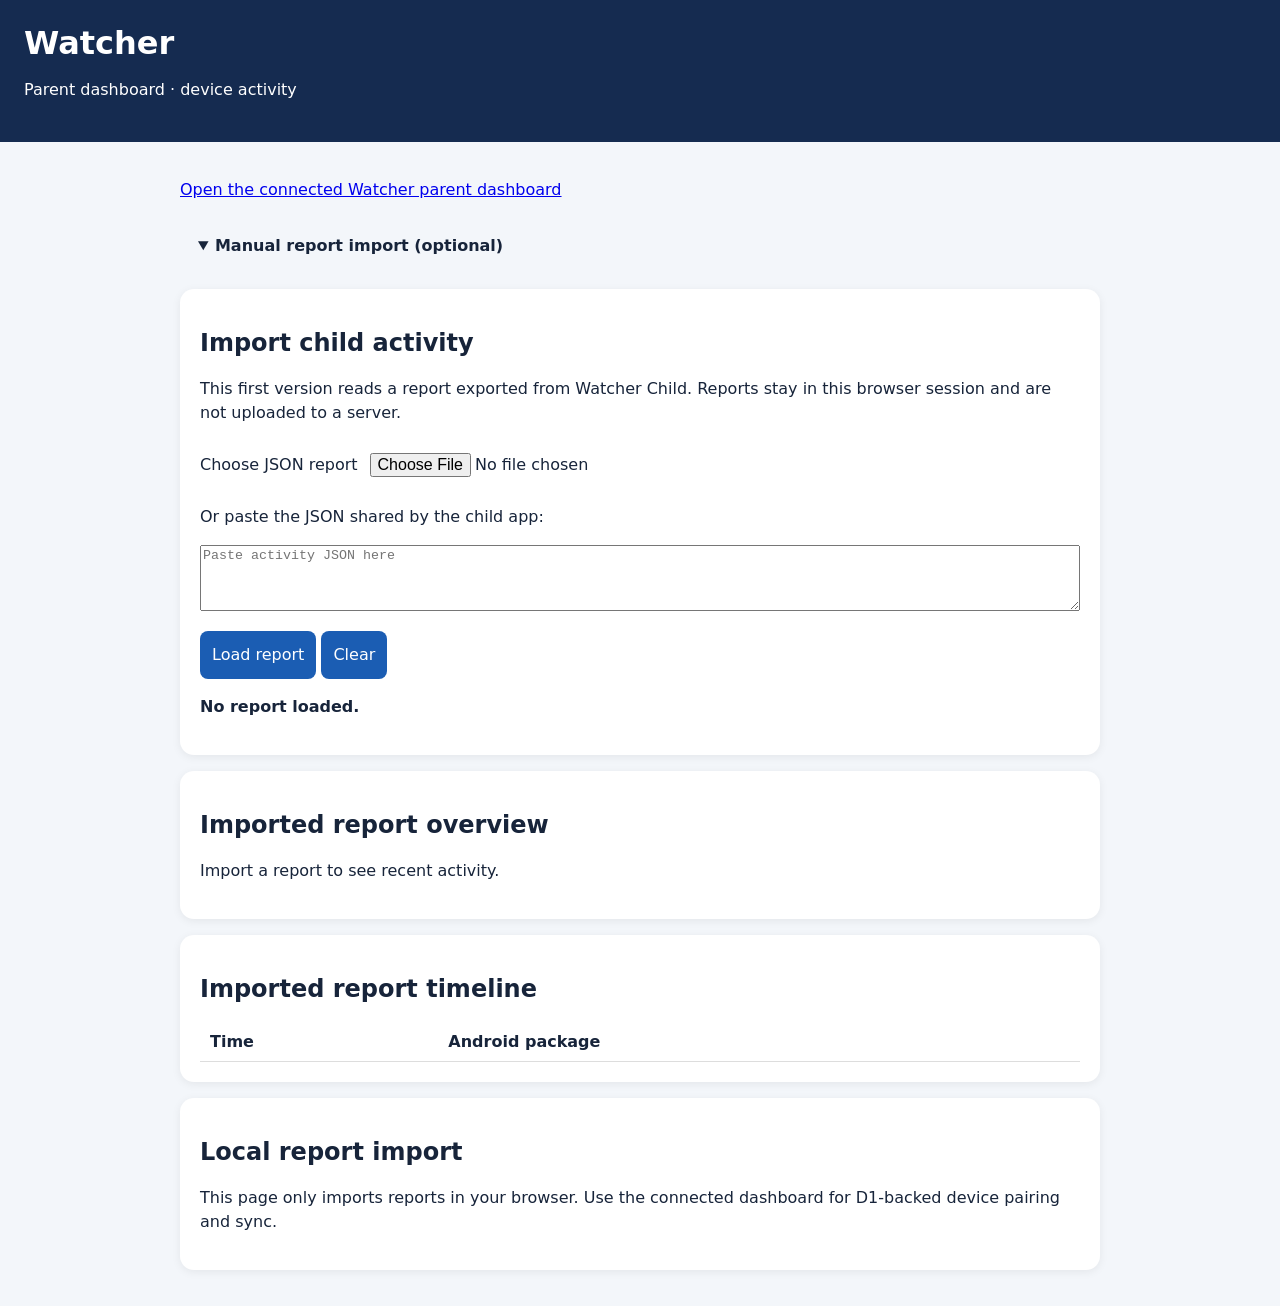
<file: docs/reports.html>
<!doctype html>
<html lang="en"><head><meta charset="utf-8"><meta name="viewport" content="width=device-width,initial-scale=1"><title>Watcher | Parent Dashboard</title>
<style>
:root{font-family:system-ui,sans-serif;color-scheme:light;background:#f3f6fa;color:#17243a}
body{margin:0}header{background:#152b50;color:white;padding:24px}main{max-width:920px;margin:auto;padding:20px}
section{background:white;padding:20px;border-radius:14px;margin:16px 0;box-shadow:0 2px 10px #0001}
h1{margin:0}p{line-height:1.5}button,input{font:inherit;padding:12px;border-radius:8px}button{background:#1b5db3;color:white;border:0;cursor:pointer}
table{width:100%;border-collapse:collapse;overflow-wrap:anywhere}td,th{text-align:left;border-bottom:1px solid #ddd;padding:10px}
small{color:#536174}.muted{color:#536174}#status{font-weight:600}
</style></head><body><header><h1>Watcher</h1><p>Parent dashboard · device activity</p></header><main>
<p><a href="https://heaths-app-hub.heath-tolley.chatgpt.site/watcher">Open the connected Watcher parent dashboard</a></p><details open><summary style="padding:18px;font-weight:600">Manual report import (optional)</summary><section><h2>Import child activity</h2><p>This first version reads a report exported from Watcher Child. Reports stay in this browser session and are not uploaded to a server.</p>
<label for="file">Choose JSON report</label><input id="file" type="file" accept=".json,application/json">
<p>Or paste the JSON shared by the child app:</p><textarea id="paste" rows="4" style="width:100%;box-sizing:border-box" placeholder="Paste activity JSON here"></textarea>
<p><button id="load">Load report</button> <button id="clear" type="button">Clear</button></p><p id="status" role="status">No report loaded.</p></section>
</details><section><h2>Imported report overview</h2><p id="summary">Import a report to see recent activity.</p><div id="counts"></div></section>
<section><h2>Imported report timeline</h2><div style="overflow-x:auto"><table><thead><tr><th>Time</th><th>Android package</th></tr></thead><tbody id="events"></tbody></table></div></section>
<section><h2>Local report import</h2><p>This page only imports reports in your browser. Use the connected dashboard for D1-backed device pairing and sync.</p></section>
</main><script src="app.js"></script></body></html>
</file>
